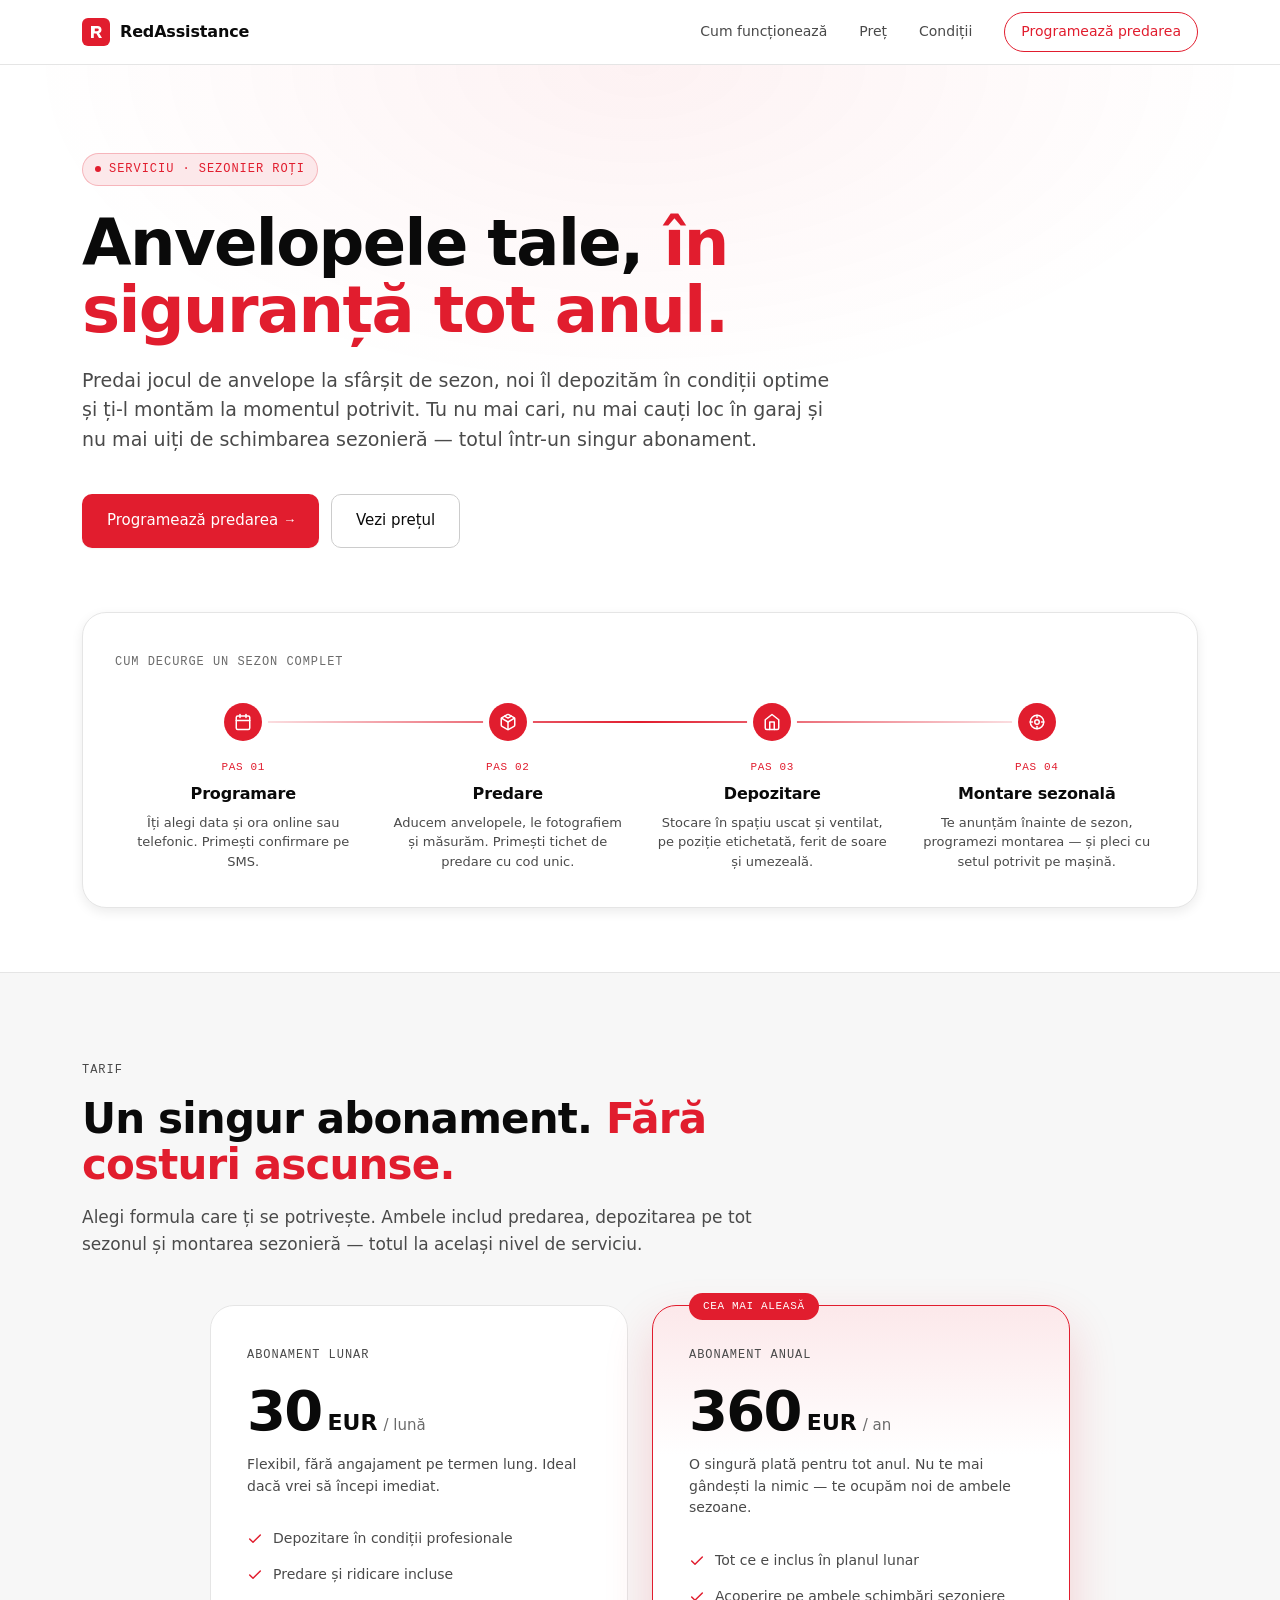
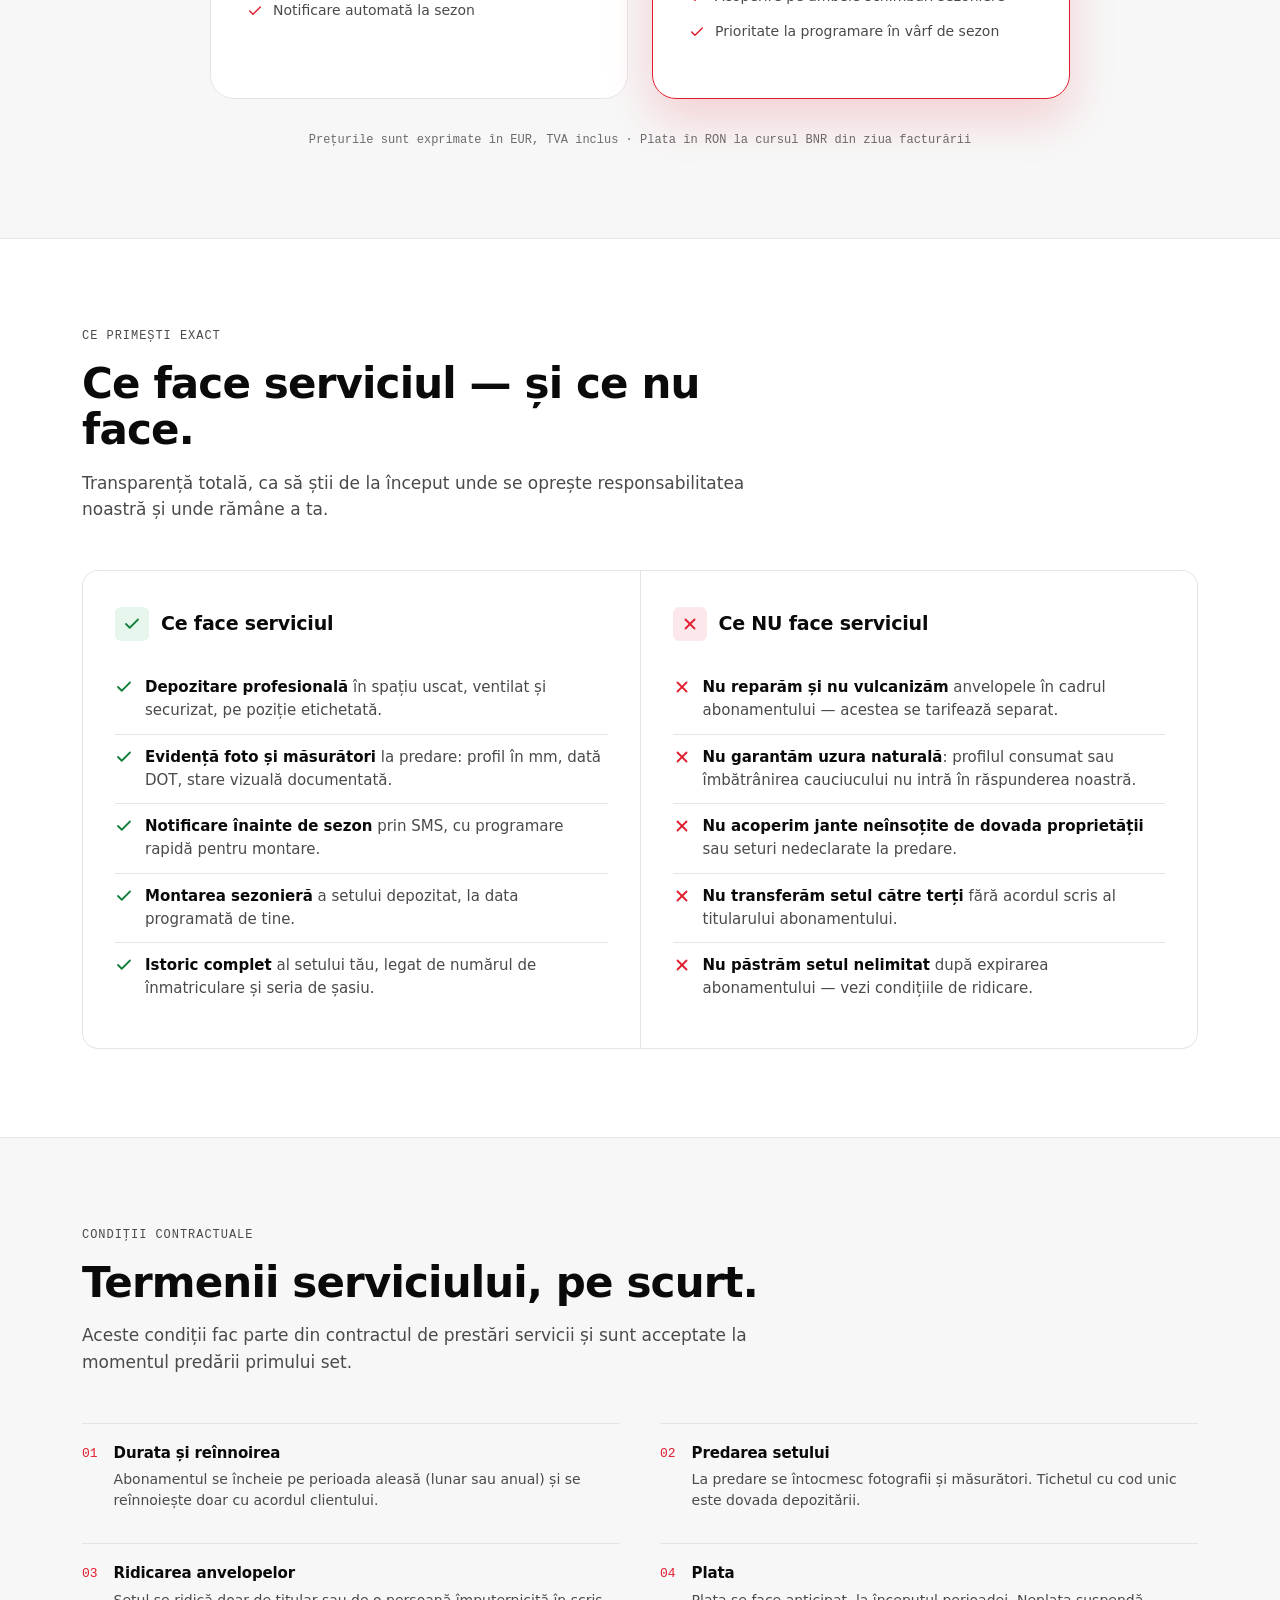
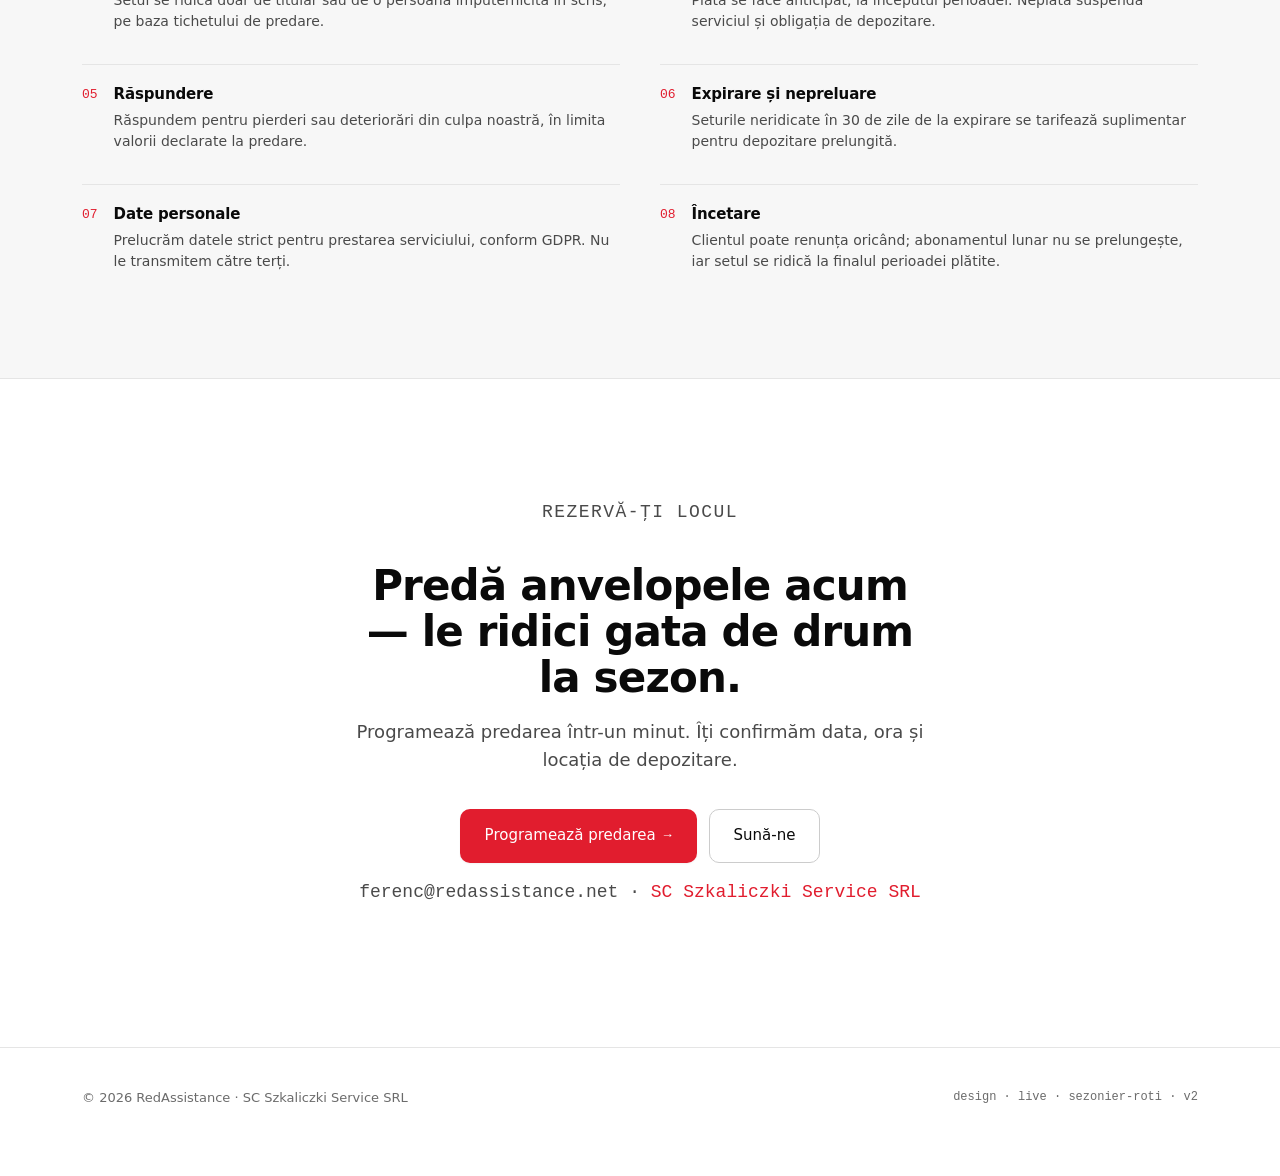
<file: live/sezonier-roti-v2/index.html>
<!DOCTYPE html>
<html lang="ro">
<head>
<meta charset="UTF-8">
<meta name="viewport" content="width=device-width, initial-scale=1.0">
<title>Serviciu Sezonier Roți — RedAssistance</title>
<meta name="description" content="Depozitare profesională a anvelopelor între sezoane: predare, stocare în condiții optime și montare sezonală. 30 EUR/lună sau 360 EUR/an.">
<meta name="theme-color" content="#E11D2E">
<meta property="og:type" content="website">
<meta property="og:title" content="Serviciu Sezonier Roți — RedAssistance">
<meta property="og:description" content="Anvelopele tale, în siguranță tot anul. Predare, depozitare și montare sezonală — un singur abonament. 30 EUR/lună · 360 EUR/an.">
<meta property="og:url" content="https://boschservice12-png.github.io/redassistance-designs/live/sezonier-roti-v2/">
<meta property="og:locale" content="ro_RO">
<meta name="twitter:card" content="summary_large_image">
<style>
:root{
  --ra-red:#E11D2E;--ra-red-dark:#B91626;--ra-red-soft:#FCE8EA;
  --ra-ink:#0A0A0A;--ra-ink-muted:#4A4A4A;--ra-ink-light:#6B6B6B;
  --ra-bg:#FFFFFF;--ra-bg-soft:#F7F7F7;
  --ra-border:#E5E5E5;--ra-border-strong:#CCCCCC;
  --ra-green:#15803D;--ra-green-soft:#E7F6EC;
  --ra-font-sans:'Geist',ui-sans-serif,system-ui,-apple-system,'Segoe UI',Roboto,Helvetica,Arial,sans-serif;
  --ra-font-mono:'Geist Mono',ui-monospace,'SF Mono',Menlo,Monaco,Consolas,monospace;
  --ra-radius-sm:6px;--ra-radius-md:10px;--ra-radius-lg:16px;--ra-radius-xl:24px;
  --ra-shadow-sm:0 1px 2px rgba(0,0,0,.05);--ra-shadow-md:0 4px 12px rgba(0,0,0,.08);
  --ra-shadow-lg:0 20px 48px rgba(225,29,46,.18);
  --ra-max-width:1180px;
}
*,*::before,*::after{box-sizing:border-box}
html,body{margin:0;padding:0}
body{font-family:var(--ra-font-sans);color:var(--ra-ink);background:var(--ra-bg);line-height:1.55;-webkit-font-smoothing:antialiased;-moz-osx-font-smoothing:grayscale}
a{color:inherit;text-decoration:none}
img,svg{display:block;max-width:100%}
.container{max-width:var(--ra-max-width);margin:0 auto;padding:0 32px}

/* HEADER */
.ra-header{position:sticky;top:0;z-index:50;background:rgba(255,255,255,.92);backdrop-filter:saturate(180%) blur(12px);-webkit-backdrop-filter:saturate(180%) blur(12px);border-bottom:1px solid var(--ra-border)}
.ra-header-inner{display:flex;align-items:center;justify-content:space-between;height:64px}
.ra-logo{display:flex;align-items:center;gap:10px;font-weight:600;font-size:16px;letter-spacing:-.01em}
.ra-logo-mark{width:28px;height:28px}
.ra-nav{display:flex;gap:32px;font-size:14px;color:var(--ra-ink-muted);align-items:center}
.ra-nav a:hover{color:var(--ra-ink)}
.ra-nav-cta{padding:8px 16px;border:1px solid var(--ra-red);color:var(--ra-red);border-radius:999px;font-weight:500}
.ra-nav-cta:hover{background:var(--ra-red);color:#fff}

/* HERO */
.ra-hero{padding:88px 0 64px;background:radial-gradient(ellipse 80% 60% at 50% 0%,rgba(225,29,46,.06),transparent 60%),var(--ra-bg)}
.ra-eyebrow{display:inline-flex;align-items:center;gap:8px;font-family:var(--ra-font-mono);font-size:12px;letter-spacing:.08em;text-transform:uppercase;color:var(--ra-red);padding:6px 12px;border:1px solid rgba(225,29,46,.25);border-radius:999px;background:var(--ra-red-soft);margin-bottom:24px}
.ra-eyebrow::before{content:"";width:6px;height:6px;border-radius:50%;background:var(--ra-red)}
.ra-h1{font-size:clamp(38px,6vw,64px);font-weight:600;letter-spacing:-.025em;line-height:1.05;max-width:16ch;margin:0 0 22px}
.ra-h1 .accent{color:var(--ra-red)}
.ra-lead{font-size:19px;color:var(--ra-ink-muted);max-width:62ch;margin:0 0 40px}
.ra-cta-row{display:flex;gap:12px;flex-wrap:wrap}
.ra-btn{display:inline-flex;align-items:center;gap:8px;padding:14px 24px;font-family:var(--ra-font-sans);font-size:15px;font-weight:500;border-radius:var(--ra-radius-md);border:1px solid transparent;cursor:pointer;transition:transform .12s,box-shadow .12s,background .12s}
.ra-btn-primary{background:var(--ra-red);color:#fff;box-shadow:var(--ra-shadow-sm)}
.ra-btn-primary:hover{background:var(--ra-red-dark);transform:translateY(-1px);box-shadow:var(--ra-shadow-md)}
.ra-btn-secondary{background:transparent;color:var(--ra-ink);border-color:var(--ra-border-strong)}
.ra-btn-secondary:hover{border-color:var(--ra-ink);background:var(--ra-bg-soft)}
.ra-btn-arrow{font-family:var(--ra-font-mono);font-size:13px}

/* HERO TIMELINE */
.ra-timeline{margin-top:64px;border:1px solid var(--ra-border);border-radius:var(--ra-radius-xl);background:var(--ra-bg);box-shadow:var(--ra-shadow-md);padding:40px 32px 36px;position:relative;overflow:hidden}
.ra-timeline-label{font-family:var(--ra-font-mono);font-size:12px;letter-spacing:.08em;text-transform:uppercase;color:var(--ra-ink-light);margin:0 0 32px}
.ra-timeline-track{display:grid;grid-template-columns:repeat(4,1fr);gap:8px;position:relative}
.ra-timeline-track::before{content:"";position:absolute;top:18px;left:12.5%;right:12.5%;height:2px;background:linear-gradient(90deg,var(--ra-red-soft),var(--ra-red),var(--ra-red-soft))}
.ra-tl-node{position:relative;text-align:center;padding:0 8px}
.ra-tl-dot{width:38px;height:38px;border-radius:50%;background:var(--ra-red);color:#fff;display:flex;align-items:center;justify-content:center;margin:0 auto 18px;position:relative;z-index:2;box-shadow:0 0 0 6px var(--ra-bg)}
.ra-tl-dot svg{width:18px;height:18px}
.ra-tl-step{font-family:var(--ra-font-mono);font-size:11px;letter-spacing:.06em;color:var(--ra-red);margin:0 0 6px}
.ra-tl-title{font-size:16px;font-weight:600;letter-spacing:-.01em;margin:0 0 6px}
.ra-tl-desc{font-size:13px;color:var(--ra-ink-muted);margin:0;line-height:1.5}

/* SECTIONS */
.ra-section{padding:88px 0;border-top:1px solid var(--ra-border)}
.ra-section-soft{background:var(--ra-bg-soft)}
.ra-section-head{max-width:720px;margin:0 0 48px}
.ra-kicker{font-family:var(--ra-font-mono);font-size:12px;letter-spacing:.08em;text-transform:uppercase;color:var(--ra-ink-muted);margin:0 0 16px}
.ra-h2{font-size:clamp(28px,4vw,42px);font-weight:600;letter-spacing:-.02em;line-height:1.1;margin:0 0 16px}
.ra-h2 .accent{color:var(--ra-red)}
.ra-section-lead{font-size:17px;color:var(--ra-ink-muted);margin:0}

/* PRICE BLOCK */
.ra-pricing{display:grid;grid-template-columns:1fr 1fr;gap:24px;max-width:860px;margin:0 auto}
.ra-price-card{position:relative;background:var(--ra-bg);border:1px solid var(--ra-border);border-radius:var(--ra-radius-xl);padding:40px 36px;transition:transform .15s,box-shadow .15s,border-color .15s}
.ra-price-card:hover{transform:translateY(-3px);box-shadow:var(--ra-shadow-md)}
.ra-price-card.featured{border:1.5px solid var(--ra-red);background:linear-gradient(180deg,var(--ra-red-soft) 0%,var(--ra-bg) 38%);box-shadow:var(--ra-shadow-lg)}
.ra-price-badge{position:absolute;top:-13px;left:36px;background:var(--ra-red);color:#fff;font-family:var(--ra-font-mono);font-size:11px;letter-spacing:.06em;text-transform:uppercase;padding:5px 14px;border-radius:999px}
.ra-price-plan{font-family:var(--ra-font-mono);font-size:12px;letter-spacing:.08em;text-transform:uppercase;color:var(--ra-ink-muted);margin:0 0 18px}
.ra-price-amount{display:flex;align-items:baseline;gap:6px;margin:0 0 4px}
.ra-price-num{font-size:56px;font-weight:600;letter-spacing:-.03em;line-height:1}
.ra-price-cur{font-size:22px;font-weight:600;color:var(--ra-ink)}
.ra-price-per{font-size:15px;color:var(--ra-ink-light)}
.ra-price-note{font-size:14px;color:var(--ra-ink-muted);margin:14px 0 24px;min-height:42px}
.ra-price-list{list-style:none;padding:0;margin:0 0 8px}
.ra-price-list li{display:flex;align-items:flex-start;gap:10px;font-size:14px;color:var(--ra-ink-muted);padding:7px 0}
.ra-price-list li svg{flex-shrink:0;width:16px;height:16px;color:var(--ra-red);margin-top:3px}
.ra-price-foot{font-family:var(--ra-font-mono);font-size:12px;color:var(--ra-ink-light);text-align:center;margin:32px 0 0}

/* DO / DON'T COLUMNS */
.ra-doublecol{display:grid;grid-template-columns:1fr 1fr;gap:1px;background:var(--ra-border);border:1px solid var(--ra-border);border-radius:var(--ra-radius-lg);overflow:hidden}
.ra-col{background:var(--ra-bg);padding:36px 32px}
.ra-col-head{display:flex;align-items:center;gap:12px;margin:0 0 24px}
.ra-col-badge{width:34px;height:34px;border-radius:var(--ra-radius-sm);display:flex;align-items:center;justify-content:center;flex-shrink:0}
.ra-col-badge.yes{background:var(--ra-green-soft);color:var(--ra-green)}
.ra-col-badge.no{background:var(--ra-red-soft);color:var(--ra-red)}
.ra-col-badge svg{width:18px;height:18px}
.ra-col h3{font-size:19px;font-weight:600;letter-spacing:-.01em;margin:0}
.ra-checklist{list-style:none;padding:0;margin:0}
.ra-checklist li{display:flex;align-items:flex-start;gap:12px;font-size:15px;color:var(--ra-ink-muted);padding:11px 0;border-top:1px solid var(--ra-border)}
.ra-checklist li:first-child{border-top:none}
.ra-checklist li svg{flex-shrink:0;width:18px;height:18px;margin-top:2px}
.ra-checklist.yes li svg{color:var(--ra-green)}
.ra-checklist.no li svg{color:var(--ra-red)}
.ra-checklist li strong{color:var(--ra-ink);font-weight:600}

/* CONDIȚII */
.ra-conditions{display:grid;grid-template-columns:repeat(2,1fr);gap:14px 40px;counter-reset:cond}
.ra-cond{display:flex;gap:16px;padding:18px 0;border-top:1px solid var(--ra-border)}
.ra-cond::before{counter-increment:cond;content:counter(cond,decimal-leading-zero);font-family:var(--ra-font-mono);font-size:13px;color:var(--ra-red);flex-shrink:0;padding-top:2px}
.ra-cond-body h4{font-size:15px;font-weight:600;letter-spacing:-.01em;margin:0 0 4px}
.ra-cond-body p{font-size:14px;color:var(--ra-ink-muted);margin:0;line-height:1.5}

/* CTA FINAL */
.ra-cta-final{text-align:center;padding:104px 0;border-top:1px solid var(--ra-border)}
.ra-cta-final .ra-h2{max-width:20ch;margin-left:auto;margin-right:auto}
.ra-cta-final p{font-size:18px;color:var(--ra-ink-muted);max-width:52ch;margin:16px auto 36px}
.ra-contact-line{font-family:var(--ra-font-mono);font-size:13px;color:var(--ra-ink-light);margin-top:28px}
.ra-contact-line span{color:var(--ra-red)}

/* FOOTER */
.ra-footer{border-top:1px solid var(--ra-border);padding:40px 0;font-size:13px;color:var(--ra-ink-light)}
.ra-footer-inner{display:flex;justify-content:space-between;align-items:center;flex-wrap:wrap;gap:16px}
.ra-footer-meta{font-family:var(--ra-font-mono);font-size:12px}

/* ENTRANCE ANIMATION */
@keyframes ra-rise{from{opacity:0;transform:translateY(14px)}to{opacity:1;transform:translateY(0)}}
.ra-anim{opacity:0;animation:ra-rise .7s cubic-bezier(.2,.7,.2,1) forwards}
.ra-d1{animation-delay:.05s}.ra-d2{animation-delay:.15s}.ra-d3{animation-delay:.25s}.ra-d4{animation-delay:.35s}.ra-d5{animation-delay:.45s}
@media(prefers-reduced-motion:reduce){.ra-anim{animation:none;opacity:1}}

/* RESPONSIVE */
@media(max-width:920px){
  .container{padding:0 24px}
  .ra-hero{padding:56px 0 48px}
  .ra-section{padding:64px 0}
  .ra-nav{display:none}
  .ra-timeline-track{grid-template-columns:repeat(2,1fr);gap:32px 8px}
  .ra-timeline-track::before{display:none}
  .ra-conditions{grid-template-columns:1fr;gap:0}
}
@media(max-width:560px){
  .container{padding:0 20px}
  .ra-hero{padding:44px 0 36px}
  .ra-section{padding:52px 0}
  .ra-h1{font-size:34px}
  .ra-lead{font-size:16px}
  .ra-timeline{padding:32px 20px 28px}
  .ra-timeline-track{grid-template-columns:1fr;gap:8px}
  .ra-tl-node{display:flex;text-align:left;gap:16px;padding:14px 0;border-top:1px solid var(--ra-border)}
  .ra-tl-node:first-child{border-top:none}
  .ra-tl-dot{margin:0;flex-shrink:0}
  .ra-pricing{grid-template-columns:1fr}
  .ra-doublecol{grid-template-columns:1fr}
  .ra-cta-row{flex-direction:column}
  .ra-btn{width:100%;justify-content:center}
  .ra-cta-final{padding:72px 0}
}

/* PRINT — A4 */
@page{size:A4;margin:14mm}
@media print{
  *{-webkit-print-color-adjust:exact!important;print-color-adjust:exact!important}
  html,body{background:#fff}
  .ra-header{position:static;border-bottom:1px solid #ccc;backdrop-filter:none;-webkit-backdrop-filter:none}
  .ra-nav,.ra-cta-row,.ra-btn{display:none!important}
  .ra-anim{animation:none!important;opacity:1!important;transform:none!important}
  .container{max-width:100%;padding:0}
  .ra-hero{padding:18px 0 12px;background:#fff}
  .ra-section{padding:22px 0;border-top:1px solid #ddd;break-inside:avoid}
  .ra-section-soft{background:#fff}
  .ra-h1{font-size:30px;max-width:none}
  .ra-lead{font-size:14px;margin-bottom:18px}
  .ra-timeline{margin-top:18px;box-shadow:none;border:1px solid #ccc;break-inside:avoid;padding:22px}
  .ra-pricing,.ra-doublecol,.ra-conditions{break-inside:avoid}
  .ra-price-card{box-shadow:none!important;transform:none!important;break-inside:avoid}
  .ra-price-card.featured{border:1.5px solid var(--ra-red)}
  .ra-cta-final{padding:30px 0;break-inside:avoid}
  .ra-price-num{font-size:44px}
  a[href^="mailto:"]::after,a[href^="tel:"]::after{content:""}
}
</style>
</head>
<body>

<header class="ra-header">
  <div class="container ra-header-inner">
    <a href="#" class="ra-logo">
      <svg class="ra-logo-mark" viewBox="0 0 28 28" xmlns="http://www.w3.org/2000/svg" aria-hidden="true">
        <rect width="28" height="28" rx="6" fill="#E11D2E"/>
        <path d="M9 8h6.5c2.5 0 4 1.5 4 3.7 0 1.7-1 2.9-2.5 3.4l3 4.9H17l-2.6-4.5h-2.6V20H9V8zm3.8 5.2h2.4c1 0 1.6-.5 1.6-1.4 0-.9-.6-1.4-1.6-1.4h-2.4v2.8z" fill="white"/>
      </svg>
      <span>RedAssistance</span>
    </a>
    <nav class="ra-nav">
      <a href="#flux">Cum funcționează</a>
      <a href="#pret">Preț</a>
      <a href="#conditii">Condiții</a>
      <a href="#contact" class="ra-nav-cta">Programează predarea</a>
    </nav>
  </div>
</header>

<main>
  <!-- HERO + TIMELINE -->
  <section class="ra-hero">
    <div class="container">
      <span class="ra-eyebrow ra-anim ra-d1">Serviciu · Sezonier Roți</span>
      <h1 class="ra-h1 ra-anim ra-d2">Anvelopele tale, <span class="accent">în siguranță tot anul.</span></h1>
      <p class="ra-lead ra-anim ra-d3">Predai jocul de anvelope la sfârșit de sezon, noi îl depozităm în condiții optime și ți-l montăm la momentul potrivit. Tu nu mai cari, nu mai cauți loc în garaj și nu mai uiți de schimbarea sezonieră — totul într-un singur abonament.</p>
      <div class="ra-cta-row ra-anim ra-d4">
        <a href="#contact" class="ra-btn ra-btn-primary">Programează predarea <span class="ra-btn-arrow">→</span></a>
        <a href="#pret" class="ra-btn ra-btn-secondary">Vezi prețul</a>
      </div>

      <div class="ra-timeline ra-anim ra-d5">
        <p class="ra-timeline-label">Cum decurge un sezon complet</p>
        <div class="ra-timeline-track">
          <div class="ra-tl-node">
            <div class="ra-tl-dot"><svg viewBox="0 0 24 24" fill="none" stroke="currentColor" stroke-width="2" stroke-linecap="round" stroke-linejoin="round"><rect x="3" y="4" width="18" height="18" rx="2"/><line x1="16" y1="2" x2="16" y2="6"/><line x1="8" y1="2" x2="8" y2="6"/><line x1="3" y1="10" x2="21" y2="10"/></svg></div>
            <p class="ra-tl-step">PAS 01</p>
            <div>
              <p class="ra-tl-title">Programare</p>
              <p class="ra-tl-desc">Îți alegi data și ora online sau telefonic. Primești confirmare pe SMS.</p>
            </div>
          </div>
          <div class="ra-tl-node">
            <div class="ra-tl-dot"><svg viewBox="0 0 24 24" fill="none" stroke="currentColor" stroke-width="2" stroke-linecap="round" stroke-linejoin="round"><path d="M21 16V8a2 2 0 0 0-1-1.73l-7-4a2 2 0 0 0-2 0l-7 4A2 2 0 0 0 3 8v8a2 2 0 0 0 1 1.73l7 4a2 2 0 0 0 2 0l7-4A2 2 0 0 0 21 16z"/><polyline points="7.5 4.21 12 6.81 16.5 4.21"/><polyline points="3.27 6.96 12 12.01 20.73 6.96"/><line x1="12" y1="22.08" x2="12" y2="12"/></svg></div>
            <p class="ra-tl-step">PAS 02</p>
            <div>
              <p class="ra-tl-title">Predare</p>
              <p class="ra-tl-desc">Aducem anvelopele, le fotografiem și măsurăm. Primești tichet de predare cu cod unic.</p>
            </div>
          </div>
          <div class="ra-tl-node">
            <div class="ra-tl-dot"><svg viewBox="0 0 24 24" fill="none" stroke="currentColor" stroke-width="2" stroke-linecap="round" stroke-linejoin="round"><path d="M3 9l9-7 9 7v11a2 2 0 0 1-2 2H5a2 2 0 0 1-2-2z"/><polyline points="9 22 9 12 15 12 15 22"/></svg></div>
            <p class="ra-tl-step">PAS 03</p>
            <div>
              <p class="ra-tl-title">Depozitare</p>
              <p class="ra-tl-desc">Stocare în spațiu uscat și ventilat, pe poziție etichetată, ferit de soare și umezeală.</p>
            </div>
          </div>
          <div class="ra-tl-node">
            <div class="ra-tl-dot"><svg viewBox="0 0 24 24" fill="none" stroke="currentColor" stroke-width="2" stroke-linecap="round" stroke-linejoin="round"><circle cx="12" cy="12" r="9"/><circle cx="12" cy="12" r="3"/><line x1="12" y1="3" x2="12" y2="6"/><line x1="12" y1="18" x2="12" y2="21"/><line x1="3" y1="12" x2="6" y2="12"/><line x1="18" y1="12" x2="21" y2="12"/></svg></div>
            <p class="ra-tl-step">PAS 04</p>
            <div>
              <p class="ra-tl-title">Montare sezonală</p>
              <p class="ra-tl-desc">Te anunțăm înainte de sezon, programezi montarea — și pleci cu setul potrivit pe mașină.</p>
            </div>
          </div>
        </div>
      </div>
    </div>
  </section>

  <!-- PRICE BLOCK -->
  <section class="ra-section ra-section-soft" id="pret">
    <div class="container">
      <div class="ra-section-head">
        <p class="ra-kicker">Tarif</p>
        <h2 class="ra-h2">Un singur abonament. <span class="accent">Fără costuri ascunse.</span></h2>
        <p class="ra-section-lead">Alegi formula care ți se potrivește. Ambele includ predarea, depozitarea pe tot sezonul și montarea sezonieră — totul la același nivel de serviciu.</p>
      </div>
      <div class="ra-pricing">
        <div class="ra-price-card">
          <p class="ra-price-plan">Abonament lunar</p>
          <div class="ra-price-amount">
            <span class="ra-price-num">30</span>
            <span class="ra-price-cur">EUR</span>
            <span class="ra-price-per">/ lună</span>
          </div>
          <p class="ra-price-note">Flexibil, fără angajament pe termen lung. Ideal dacă vrei să începi imediat.</p>
          <ul class="ra-price-list">
            <li><svg viewBox="0 0 24 24" fill="none" stroke="currentColor" stroke-width="2.2" stroke-linecap="round" stroke-linejoin="round"><polyline points="20 6 9 17 4 12"/></svg>Depozitare în condiții profesionale</li>
            <li><svg viewBox="0 0 24 24" fill="none" stroke="currentColor" stroke-width="2.2" stroke-linecap="round" stroke-linejoin="round"><polyline points="20 6 9 17 4 12"/></svg>Predare și ridicare incluse</li>
            <li><svg viewBox="0 0 24 24" fill="none" stroke="currentColor" stroke-width="2.2" stroke-linecap="round" stroke-linejoin="round"><polyline points="20 6 9 17 4 12"/></svg>Notificare automată la sezon</li>
          </ul>
        </div>
        <div class="ra-price-card featured">
          <span class="ra-price-badge">Cea mai aleasă</span>
          <p class="ra-price-plan">Abonament anual</p>
          <div class="ra-price-amount">
            <span class="ra-price-num">360</span>
            <span class="ra-price-cur">EUR</span>
            <span class="ra-price-per">/ an</span>
          </div>
          <p class="ra-price-note">O singură plată pentru tot anul. Nu te mai gândești la nimic — te ocupăm noi de ambele sezoane.</p>
          <ul class="ra-price-list">
            <li><svg viewBox="0 0 24 24" fill="none" stroke="currentColor" stroke-width="2.2" stroke-linecap="round" stroke-linejoin="round"><polyline points="20 6 9 17 4 12"/></svg>Tot ce e inclus în planul lunar</li>
            <li><svg viewBox="0 0 24 24" fill="none" stroke="currentColor" stroke-width="2.2" stroke-linecap="round" stroke-linejoin="round"><polyline points="20 6 9 17 4 12"/></svg>Acoperire pe ambele schimbări sezoniere</li>
            <li><svg viewBox="0 0 24 24" fill="none" stroke="currentColor" stroke-width="2.2" stroke-linecap="round" stroke-linejoin="round"><polyline points="20 6 9 17 4 12"/></svg>Prioritate la programare în vârf de sezon</li>
          </ul>
        </div>
      </div>
      <p class="ra-price-foot">Prețurile sunt exprimate în EUR, TVA inclus · Plata în RON la cursul BNR din ziua facturării</p>
    </div>
  </section>

  <!-- DO / DON'T -->
  <section class="ra-section" id="flux">
    <div class="container">
      <div class="ra-section-head">
        <p class="ra-kicker">Ce primești exact</p>
        <h2 class="ra-h2">Ce face serviciul — și ce nu face.</h2>
        <p class="ra-section-lead">Transparență totală, ca să știi de la început unde se oprește responsabilitatea noastră și unde rămâne a ta.</p>
      </div>
      <div class="ra-doublecol">
        <div class="ra-col">
          <div class="ra-col-head">
            <span class="ra-col-badge yes"><svg viewBox="0 0 24 24" fill="none" stroke="currentColor" stroke-width="2.4" stroke-linecap="round" stroke-linejoin="round"><polyline points="20 6 9 17 4 12"/></svg></span>
            <h3>Ce face serviciul</h3>
          </div>
          <ul class="ra-checklist yes">
            <li><svg viewBox="0 0 24 24" fill="none" stroke="currentColor" stroke-width="2.4" stroke-linecap="round" stroke-linejoin="round"><polyline points="20 6 9 17 4 12"/></svg><span><strong>Depozitare profesională</strong> în spațiu uscat, ventilat și securizat, pe poziție etichetată.</span></li>
            <li><svg viewBox="0 0 24 24" fill="none" stroke="currentColor" stroke-width="2.4" stroke-linecap="round" stroke-linejoin="round"><polyline points="20 6 9 17 4 12"/></svg><span><strong>Evidență foto și măsurători</strong> la predare: profil în mm, dată DOT, stare vizuală documentată.</span></li>
            <li><svg viewBox="0 0 24 24" fill="none" stroke="currentColor" stroke-width="2.4" stroke-linecap="round" stroke-linejoin="round"><polyline points="20 6 9 17 4 12"/></svg><span><strong>Notificare înainte de sezon</strong> prin SMS, cu programare rapidă pentru montare.</span></li>
            <li><svg viewBox="0 0 24 24" fill="none" stroke="currentColor" stroke-width="2.4" stroke-linecap="round" stroke-linejoin="round"><polyline points="20 6 9 17 4 12"/></svg><span><strong>Montarea sezonieră</strong> a setului depozitat, la data programată de tine.</span></li>
            <li><svg viewBox="0 0 24 24" fill="none" stroke="currentColor" stroke-width="2.4" stroke-linecap="round" stroke-linejoin="round"><polyline points="20 6 9 17 4 12"/></svg><span><strong>Istoric complet</strong> al setului tău, legat de numărul de înmatriculare și seria de șasiu.</span></li>
          </ul>
        </div>
        <div class="ra-col">
          <div class="ra-col-head">
            <span class="ra-col-badge no"><svg viewBox="0 0 24 24" fill="none" stroke="currentColor" stroke-width="2.4" stroke-linecap="round" stroke-linejoin="round"><line x1="18" y1="6" x2="6" y2="18"/><line x1="6" y1="6" x2="18" y2="18"/></svg></span>
            <h3>Ce NU face serviciul</h3>
          </div>
          <ul class="ra-checklist no">
            <li><svg viewBox="0 0 24 24" fill="none" stroke="currentColor" stroke-width="2.4" stroke-linecap="round" stroke-linejoin="round"><line x1="18" y1="6" x2="6" y2="18"/><line x1="6" y1="6" x2="18" y2="18"/></svg><span><strong>Nu reparăm și nu vulcanizăm</strong> anvelopele în cadrul abonamentului — acestea se tarifează separat.</span></li>
            <li><svg viewBox="0 0 24 24" fill="none" stroke="currentColor" stroke-width="2.4" stroke-linecap="round" stroke-linejoin="round"><line x1="18" y1="6" x2="6" y2="18"/><line x1="6" y1="6" x2="18" y2="18"/></svg><span><strong>Nu garantăm uzura naturală</strong>: profilul consumat sau îmbătrânirea cauciucului nu intră în răspunderea noastră.</span></li>
            <li><svg viewBox="0 0 24 24" fill="none" stroke="currentColor" stroke-width="2.4" stroke-linecap="round" stroke-linejoin="round"><line x1="18" y1="6" x2="6" y2="18"/><line x1="6" y1="6" x2="18" y2="18"/></svg><span><strong>Nu acoperim jante neînsoțite de dovada proprietății</strong> sau seturi nedeclarate la predare.</span></li>
            <li><svg viewBox="0 0 24 24" fill="none" stroke="currentColor" stroke-width="2.4" stroke-linecap="round" stroke-linejoin="round"><line x1="18" y1="6" x2="6" y2="18"/><line x1="6" y1="6" x2="18" y2="18"/></svg><span><strong>Nu transferăm setul către terți</strong> fără acordul scris al titularului abonamentului.</span></li>
            <li><svg viewBox="0 0 24 24" fill="none" stroke="currentColor" stroke-width="2.4" stroke-linecap="round" stroke-linejoin="round"><line x1="18" y1="6" x2="6" y2="18"/><line x1="6" y1="6" x2="18" y2="18"/></svg><span><strong>Nu păstrăm setul nelimitat</strong> după expirarea abonamentului — vezi condițiile de ridicare.</span></li>
          </ul>
        </div>
      </div>
    </div>
  </section>

  <!-- CONDIȚII -->
  <section class="ra-section ra-section-soft" id="conditii">
    <div class="container">
      <div class="ra-section-head">
        <p class="ra-kicker">Condiții contractuale</p>
        <h2 class="ra-h2">Termenii serviciului, pe scurt.</h2>
        <p class="ra-section-lead">Aceste condiții fac parte din contractul de prestări servicii și sunt acceptate la momentul predării primului set.</p>
      </div>
      <div class="ra-conditions">
        <div class="ra-cond"><div class="ra-cond-body"><h4>Durata și reînnoirea</h4><p>Abonamentul se încheie pe perioada aleasă (lunar sau anual) și se reînnoiește doar cu acordul clientului.</p></div></div>
        <div class="ra-cond"><div class="ra-cond-body"><h4>Predarea setului</h4><p>La predare se întocmesc fotografii și măsurători. Tichetul cu cod unic este dovada depozitării.</p></div></div>
        <div class="ra-cond"><div class="ra-cond-body"><h4>Ridicarea anvelopelor</h4><p>Setul se ridică doar de titular sau de o persoană împuternicită în scris, pe baza tichetului de predare.</p></div></div>
        <div class="ra-cond"><div class="ra-cond-body"><h4>Plata</h4><p>Plata se face anticipat, la începutul perioadei. Neplata suspendă serviciul și obligația de depozitare.</p></div></div>
        <div class="ra-cond"><div class="ra-cond-body"><h4>Răspundere</h4><p>Răspundem pentru pierderi sau deteriorări din culpa noastră, în limita valorii declarate la predare.</p></div></div>
        <div class="ra-cond"><div class="ra-cond-body"><h4>Expirare și nepreluare</h4><p>Seturile neridicate în 30 de zile de la expirare se tarifează suplimentar pentru depozitare prelungită.</p></div></div>
        <div class="ra-cond"><div class="ra-cond-body"><h4>Date personale</h4><p>Prelucrăm datele strict pentru prestarea serviciului, conform GDPR. Nu le transmitem către terți.</p></div></div>
        <div class="ra-cond"><div class="ra-cond-body"><h4>Încetare</h4><p>Clientul poate renunța oricând; abonamentul lunar nu se prelungește, iar setul se ridică la finalul perioadei plătite.</p></div></div>
      </div>
    </div>
  </section>

  <!-- CTA FINAL -->
  <section class="ra-cta-final" id="contact">
    <div class="container">
      <p class="ra-kicker">Rezervă-ți locul</p>
      <h2 class="ra-h2">Predă anvelopele acum — le ridici gata de drum la sezon.</h2>
      <p>Programează predarea într-un minut. Îți confirmăm data, ora și locația de depozitare.</p>
      <div class="ra-cta-row" style="justify-content:center;">
        <a href="mailto:ferenc@redassistance.net?subject=Programare%20Serviciu%20Sezonier%20Roti" class="ra-btn ra-btn-primary">Programează predarea <span class="ra-btn-arrow">→</span></a>
        <a href="tel:+40000000000" class="ra-btn ra-btn-secondary">Sună-ne</a>
      </div>
      <p class="ra-contact-line">ferenc@redassistance.net · <span>SC Szkaliczki Service SRL</span></p>
    </div>
  </section>
</main>

<footer class="ra-footer">
  <div class="container ra-footer-inner">
    <div>© 2026 RedAssistance · SC Szkaliczki Service SRL</div>
    <div class="ra-footer-meta">design · live · sezonier-roti · v2</div>
  </div>
</footer>

</body>
</html>
</file>
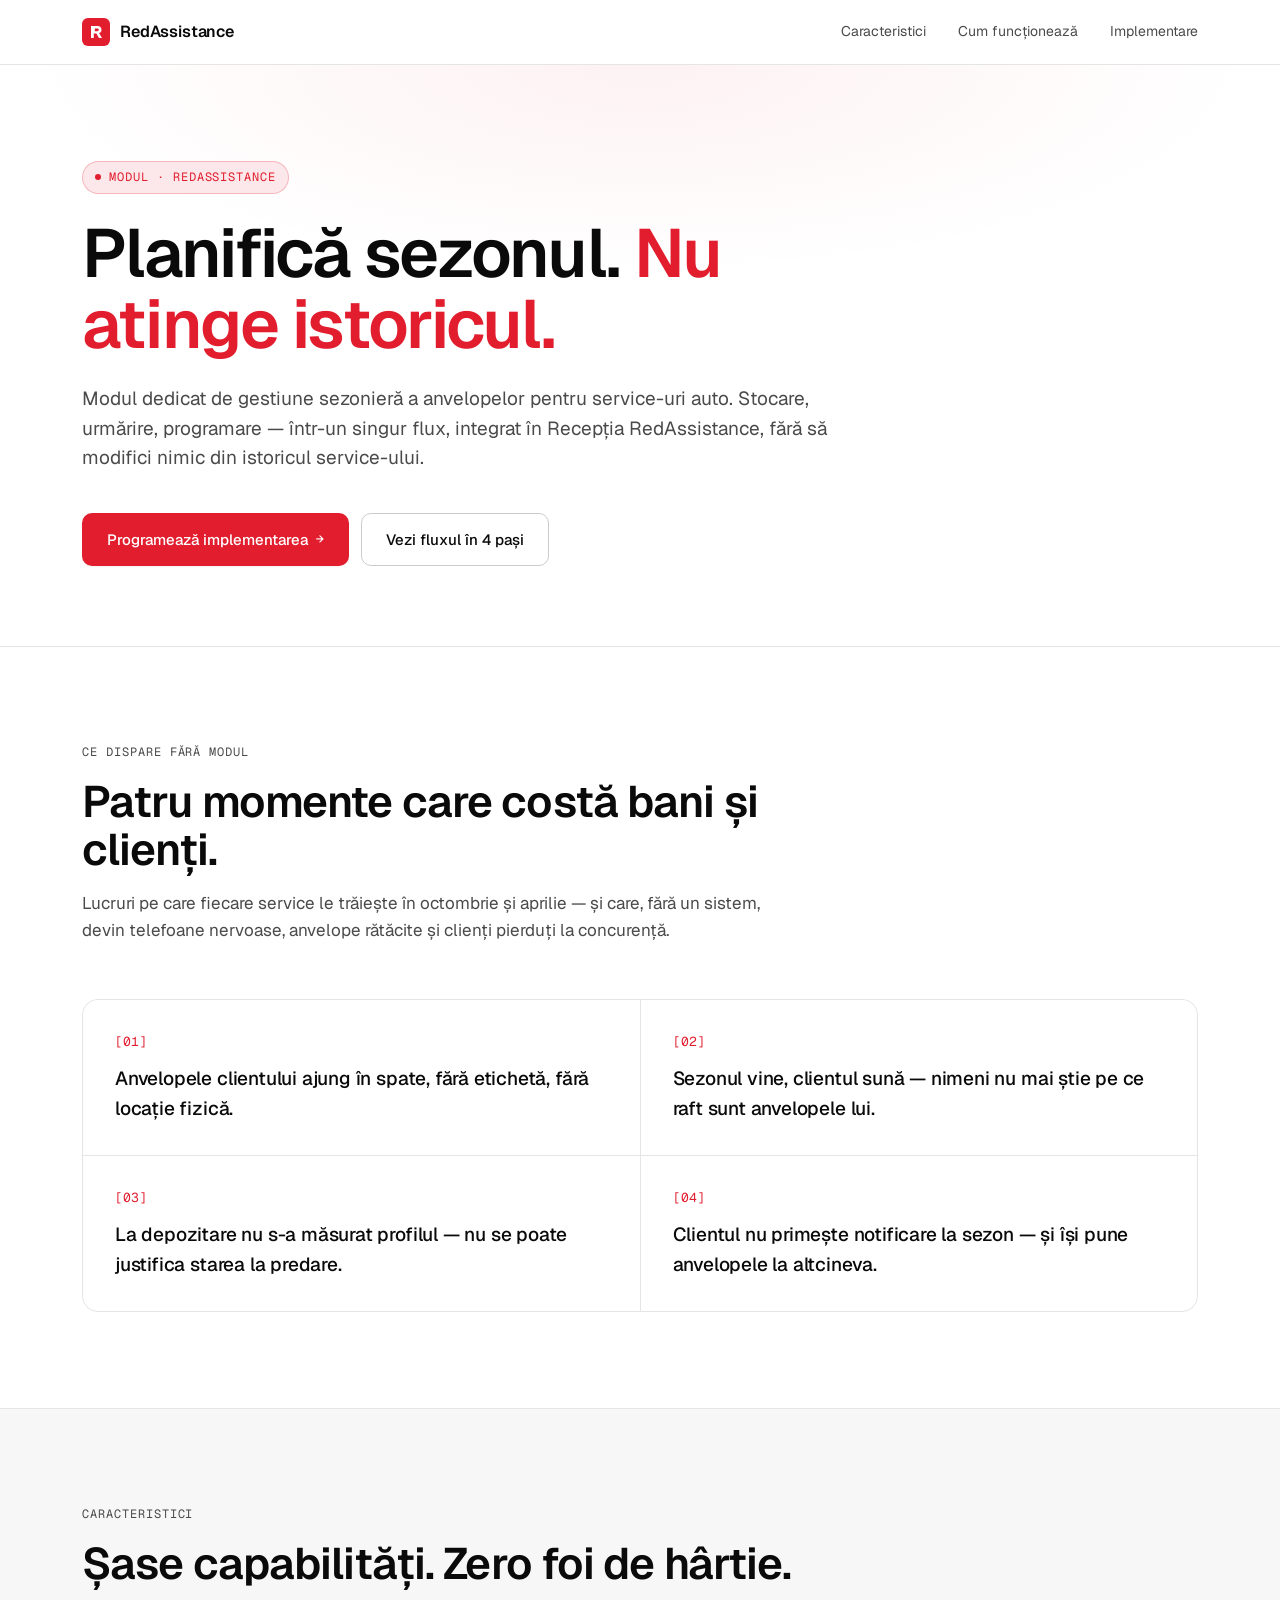
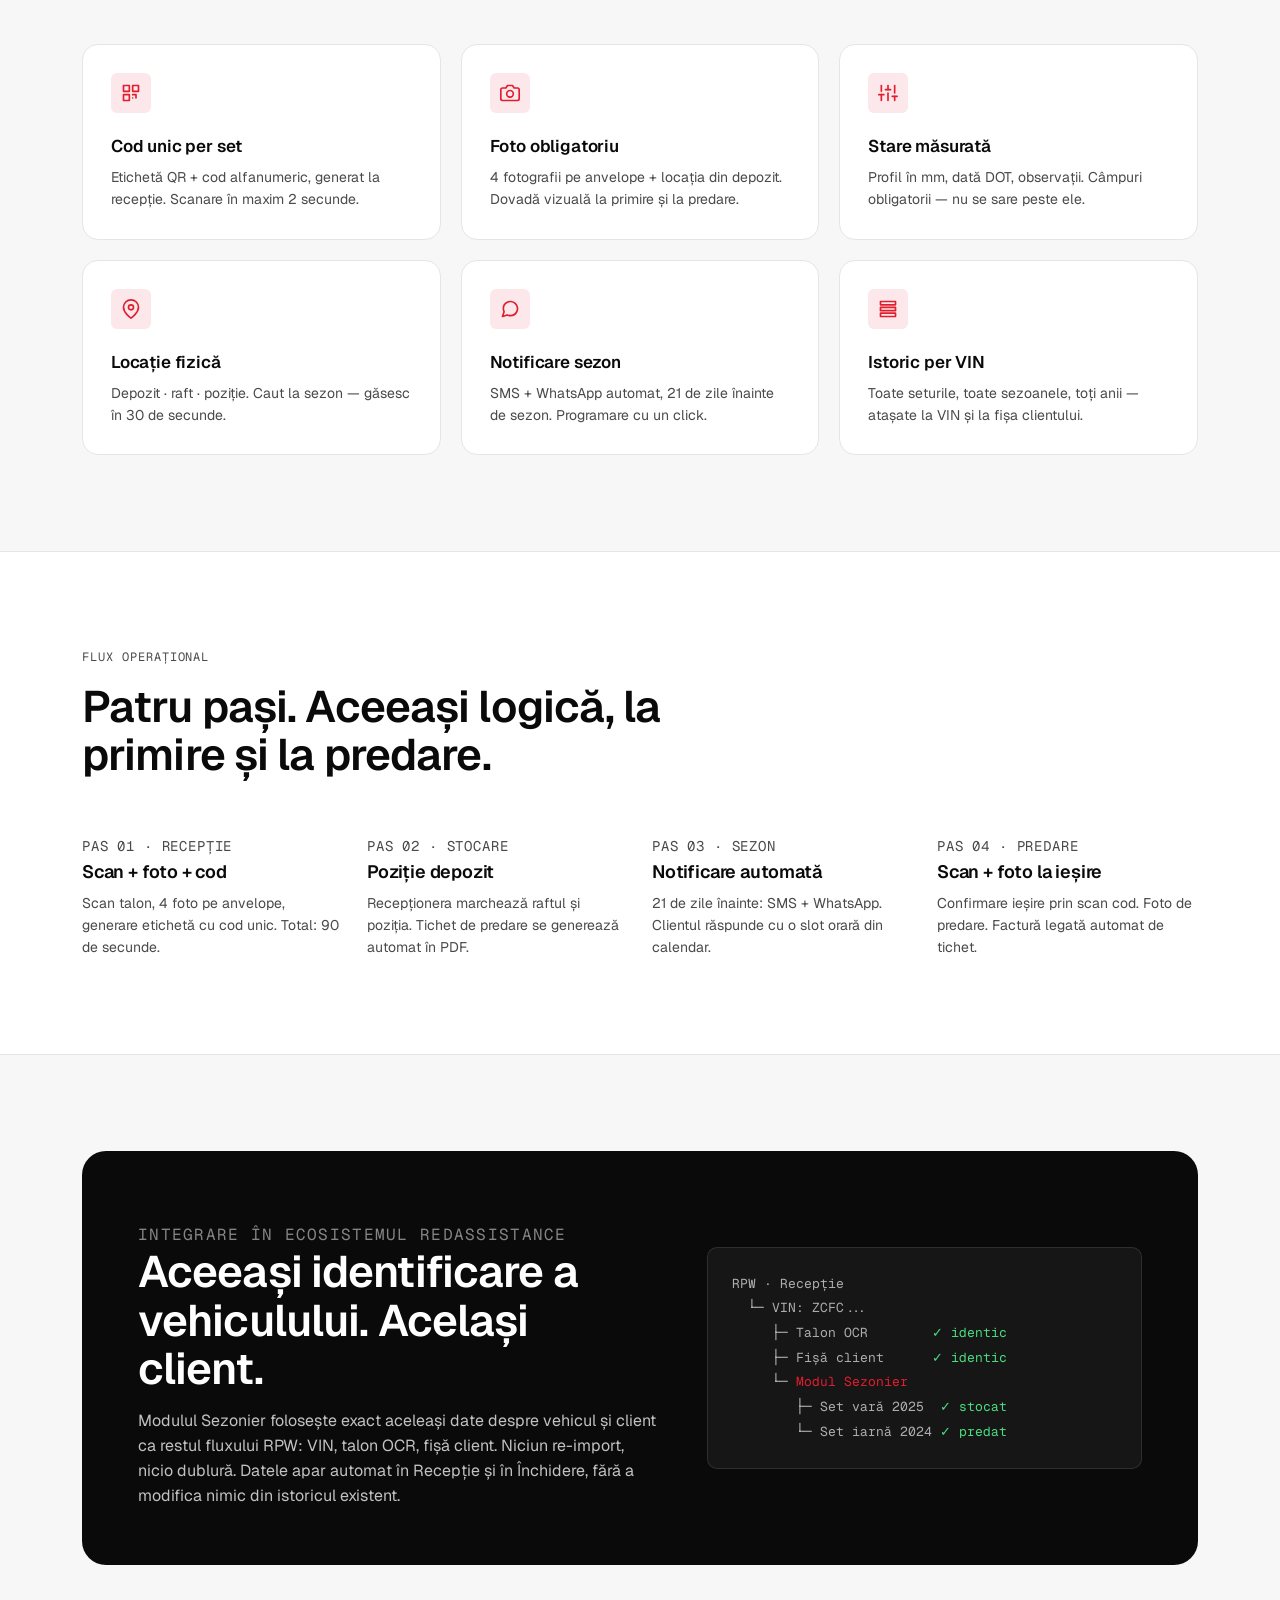
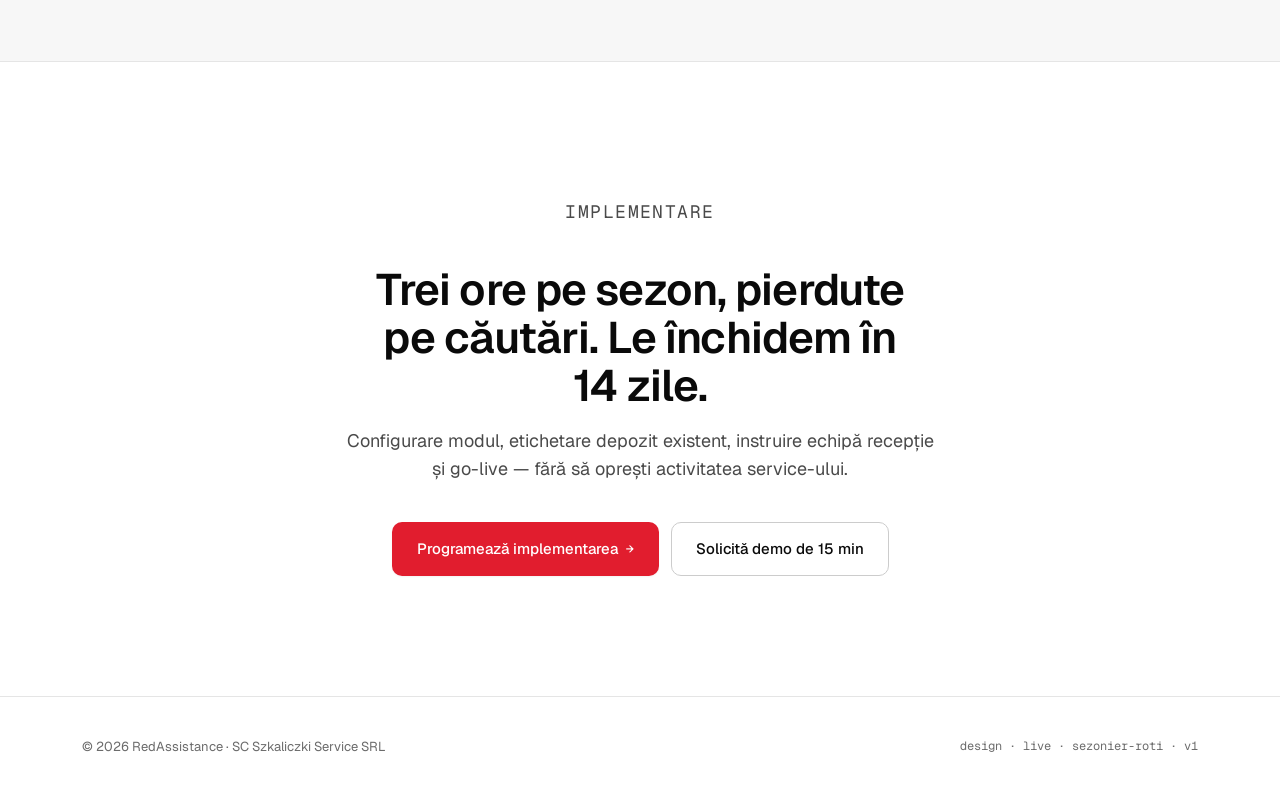
<file: live/sezonier-roti/index.html>
<!DOCTYPE html>
<html lang="ro">
<head>
<meta charset="UTF-8">
<meta name="viewport" content="width=device-width, initial-scale=1.0">
<title>Modul Sezonier Roți — RedAssistance</title>
<meta name="description" content="Modul de gestiune sezonieră a anvelopelor pentru service-uri auto. Stocare, urmărire, programare — într-un singur flux, fără să atingi istoricul service-ului.">
<meta name="theme-color" content="#E11D2E">
<meta property="og:type" content="website">
<meta property="og:title" content="Modul Sezonier Roți — RedAssistance">
<meta property="og:description" content="Stocare, urmărire, programare anvelope sezoniere — într-un singur flux. 14 zile până la go-live.">
<meta property="og:url" content="https://boschservice12-png.github.io/redassistance-designs/live/sezonier-roti/">
<meta property="og:locale" content="ro_RO">
<meta name="twitter:card" content="summary_large_image">
<link rel="preconnect" href="https://fonts.googleapis.com">
<link rel="preconnect" href="https://fonts.gstatic.com" crossorigin>
<link href="https://fonts.googleapis.com/css2?family=Geist:wght@400;500;600;700&family=Geist+Mono:wght@400;500&display=swap" rel="stylesheet">
<style>
:root{
  --ra-red:#E11D2E;--ra-red-dark:#B91626;--ra-red-soft:#FCE8EA;
  --ra-ink:#0A0A0A;--ra-ink-muted:#4A4A4A;--ra-ink-light:#6B6B6B;
  --ra-bg:#FFFFFF;--ra-bg-soft:#F7F7F7;
  --ra-border:#E5E5E5;--ra-border-strong:#CCCCCC;
  --ra-font-sans:'Geist',system-ui,-apple-system,'Segoe UI',Roboto,sans-serif;
  --ra-font-mono:'Geist Mono',ui-monospace,'SF Mono',Monaco,monospace;
  --ra-radius-sm:6px;--ra-radius-md:10px;--ra-radius-lg:16px;--ra-radius-xl:24px;
  --ra-shadow-sm:0 1px 2px rgba(0,0,0,.05);--ra-shadow-md:0 4px 12px rgba(0,0,0,.08);
  --ra-max-width:1180px;
}
*,*::before,*::after{box-sizing:border-box}
html,body{margin:0;padding:0}
body{font-family:var(--ra-font-sans);color:var(--ra-ink);background:var(--ra-bg);line-height:1.55;-webkit-font-smoothing:antialiased;-moz-osx-font-smoothing:grayscale}
a{color:inherit;text-decoration:none}
img,svg{display:block;max-width:100%}
.container{max-width:var(--ra-max-width);margin:0 auto;padding:0 32px}
.ra-header{position:sticky;top:0;z-index:50;background:rgba(255,255,255,.92);backdrop-filter:saturate(180%) blur(12px);-webkit-backdrop-filter:saturate(180%) blur(12px);border-bottom:1px solid var(--ra-border)}
.ra-header-inner{display:flex;align-items:center;justify-content:space-between;height:64px}
.ra-logo{display:flex;align-items:center;gap:10px;font-weight:600;font-size:16px;letter-spacing:-.01em}
.ra-logo-mark{width:28px;height:28px}
.ra-nav{display:flex;gap:32px;font-size:14px;color:var(--ra-ink-muted)}
.ra-nav a:hover{color:var(--ra-ink)}
.ra-hero{padding:96px 0 80px;background:radial-gradient(ellipse 80% 60% at 50% 0%,rgba(225,29,46,.06),transparent 60%),var(--ra-bg)}
.ra-eyebrow{display:inline-flex;align-items:center;gap:8px;font-family:var(--ra-font-mono);font-size:12px;letter-spacing:.08em;text-transform:uppercase;color:var(--ra-red);padding:6px 12px;border:1px solid rgba(225,29,46,.25);border-radius:999px;background:var(--ra-red-soft);margin-bottom:24px}
.ra-eyebrow::before{content:"";width:6px;height:6px;border-radius:50%;background:var(--ra-red)}
.ra-h1{font-size:clamp(40px,6vw,68px);font-weight:600;letter-spacing:-.025em;line-height:1.05;max-width:14ch;margin:0 0 24px}
.ra-h1 .accent{color:var(--ra-red)}
.ra-lead{font-size:19px;color:var(--ra-ink-muted);max-width:60ch;margin:0 0 40px}
.ra-cta-row{display:flex;gap:12px;flex-wrap:wrap}
.ra-btn{display:inline-flex;align-items:center;gap:8px;padding:14px 24px;font-family:var(--ra-font-sans);font-size:15px;font-weight:500;border-radius:var(--ra-radius-md);border:1px solid transparent;cursor:pointer;transition:transform .12s,box-shadow .12s,background .12s}
.ra-btn-primary{background:var(--ra-red);color:#fff;box-shadow:var(--ra-shadow-sm)}
.ra-btn-primary:hover{background:var(--ra-red-dark);transform:translateY(-1px);box-shadow:var(--ra-shadow-md)}
.ra-btn-secondary{background:transparent;color:var(--ra-ink);border-color:var(--ra-border-strong)}
.ra-btn-secondary:hover{border-color:var(--ra-ink);background:var(--ra-bg-soft)}
.ra-btn-arrow{font-family:var(--ra-font-mono);font-size:13px}
.ra-section{padding:96px 0;border-top:1px solid var(--ra-border)}
.ra-section-soft{background:var(--ra-bg-soft)}
.ra-section-head{max-width:720px;margin:0 0 56px}
.ra-kicker{font-family:var(--ra-font-mono);font-size:12px;letter-spacing:.08em;text-transform:uppercase;color:var(--ra-ink-muted);margin:0 0 16px}
.ra-h2{font-size:clamp(28px,4vw,44px);font-weight:600;letter-spacing:-.02em;line-height:1.1;margin:0 0 16px}
.ra-section-lead{font-size:17px;color:var(--ra-ink-muted);margin:0}
.ra-problems{display:grid;grid-template-columns:repeat(2,1fr);gap:1px;background:var(--ra-border);border:1px solid var(--ra-border);border-radius:var(--ra-radius-lg);overflow:hidden}
.ra-problem{background:var(--ra-bg);padding:32px}
.ra-problem-q{font-family:var(--ra-font-mono);font-size:13px;color:var(--ra-red);margin:0 0 12px}
.ra-problem-t{font-size:19px;font-weight:500;letter-spacing:-.01em;margin:0}
.ra-features{display:grid;grid-template-columns:repeat(3,1fr);gap:20px}
.ra-feature{background:var(--ra-bg);border:1px solid var(--ra-border);border-radius:var(--ra-radius-lg);padding:28px;transition:border-color .15s,transform .15s}
.ra-feature:hover{border-color:var(--ra-red);transform:translateY(-2px)}
.ra-feature-icon{width:40px;height:40px;border-radius:var(--ra-radius-sm);background:var(--ra-red-soft);color:var(--ra-red);display:flex;align-items:center;justify-content:center;margin-bottom:20px}
.ra-feature h3{font-size:17px;font-weight:600;letter-spacing:-.01em;margin:0 0 8px}
.ra-feature p{font-size:14px;color:var(--ra-ink-muted);margin:0}
.ra-steps{display:grid;grid-template-columns:repeat(4,1fr);gap:24px}
.ra-step-num{font-family:var(--ra-font-mono);font-size:12px;color:var(--ra-red);margin:0 0 16px;letter-spacing:.06em}
.ra-step h3{font-size:18px;font-weight:600;letter-spacing:-.01em;margin:0 0 8px}
.ra-step p{font-size:14px;color:var(--ra-ink-muted);margin:0}
.ra-callout{background:var(--ra-ink);color:#fff;border-radius:var(--ra-radius-xl);padding:56px;display:grid;grid-template-columns:1.2fr 1fr;gap:48px;align-items:center}
.ra-callout .ra-kicker{color:rgba(255,255,255,.5)}
.ra-callout .ra-h2{color:#fff}
.ra-callout p{color:rgba(255,255,255,.75);font-size:16px;margin:16px 0 0}
.ra-callout-visual{font-family:var(--ra-font-mono);font-size:13px;color:rgba(255,255,255,.65);background:rgba(255,255,255,.05);border:1px solid rgba(255,255,255,.1);border-radius:var(--ra-radius-md);padding:24px;line-height:1.9;margin:0;white-space:pre;overflow-x:auto}
.ra-callout-visual .ok{color:#4ADE80}
.ra-callout-visual .ref{color:var(--ra-red)}
.ra-cta-final{text-align:center;padding:120px 0;border-top:1px solid var(--ra-border)}
.ra-cta-final .ra-h2{max-width:18ch;margin-left:auto;margin-right:auto}
.ra-cta-final p{font-size:18px;color:var(--ra-ink-muted);max-width:50ch;margin:16px auto 40px}
.ra-footer{border-top:1px solid var(--ra-border);padding:40px 0;font-size:13px;color:var(--ra-ink-light)}
.ra-footer-inner{display:flex;justify-content:space-between;align-items:center;flex-wrap:wrap;gap:16px}
.ra-footer-meta{font-family:var(--ra-font-mono);font-size:12px}
@media(max-width:920px){
  .container{padding:0 24px}
  .ra-hero{padding:64px 0 56px}
  .ra-section{padding:72px 0}
  .ra-features{grid-template-columns:repeat(2,1fr)}
  .ra-steps{grid-template-columns:repeat(2,1fr)}
  .ra-callout{grid-template-columns:1fr;padding:40px}
  .ra-nav{display:none}
}
@media(max-width:560px){
  .container{padding:0 20px}
  .ra-hero{padding:48px 0 40px}
  .ra-section{padding:56px 0}
  .ra-h1{font-size:36px}
  .ra-lead{font-size:16px}
  .ra-problems{grid-template-columns:1fr}
  .ra-features{grid-template-columns:1fr}
  .ra-steps{grid-template-columns:1fr}
  .ra-callout{padding:32px 24px}
  .ra-cta-final{padding:80px 0}
  .ra-cta-row{flex-direction:column}
  .ra-btn{width:100%;justify-content:center}
}
</style>
</head>
<body>

<header class="ra-header">
  <div class="container ra-header-inner">
    <a href="#" class="ra-logo">
      <svg class="ra-logo-mark" viewBox="0 0 28 28" xmlns="http://www.w3.org/2000/svg" aria-hidden="true">
        <rect width="28" height="28" rx="6" fill="#E11D2E"/>
        <path d="M9 8h6.5c2.5 0 4 1.5 4 3.7 0 1.7-1 2.9-2.5 3.4l3 4.9H17l-2.6-4.5h-2.6V20H9V8zm3.8 5.2h2.4c1 0 1.6-.5 1.6-1.4 0-.9-.6-1.4-1.6-1.4h-2.4v2.8z" fill="white"/>
      </svg>
      <span>RedAssistance</span>
    </a>
    <nav class="ra-nav">
      <a href="#caracteristici">Caracteristici</a>
      <a href="#flux">Cum funcționează</a>
      <a href="#implementare">Implementare</a>
    </nav>
  </div>
</header>

<main>
  <section class="ra-hero">
    <div class="container">
      <span class="ra-eyebrow">Modul · RedAssistance</span>
      <h1 class="ra-h1">Planifică sezonul. <span class="accent">Nu atinge istoricul.</span></h1>
      <p class="ra-lead">Modul dedicat de gestiune sezonieră a anvelopelor pentru service-uri auto. Stocare, urmărire, programare — într-un singur flux, integrat în Recepția RedAssistance, fără să modifici nimic din istoricul service-ului.</p>
      <div class="ra-cta-row">
        <a href="#implementare" class="ra-btn ra-btn-primary">Programează implementarea <span class="ra-btn-arrow">→</span></a>
        <a href="#flux" class="ra-btn ra-btn-secondary">Vezi fluxul în 4 pași</a>
      </div>
    </div>
  </section>

  <section class="ra-section">
    <div class="container">
      <div class="ra-section-head">
        <p class="ra-kicker">Ce dispare fără modul</p>
        <h2 class="ra-h2">Patru momente care costă bani și clienți.</h2>
        <p class="ra-section-lead">Lucruri pe care fiecare service le trăiește în octombrie și aprilie — și care, fără un sistem, devin telefoane nervoase, anvelope rătăcite și clienți pierduți la concurență.</p>
      </div>
      <div class="ra-problems">
        <div class="ra-problem"><p class="ra-problem-q">[01]</p><p class="ra-problem-t">Anvelopele clientului ajung în spate, fără etichetă, fără locație fizică.</p></div>
        <div class="ra-problem"><p class="ra-problem-q">[02]</p><p class="ra-problem-t">Sezonul vine, clientul sună — nimeni nu mai știe pe ce raft sunt anvelopele lui.</p></div>
        <div class="ra-problem"><p class="ra-problem-q">[03]</p><p class="ra-problem-t">La depozitare nu s-a măsurat profilul — nu se poate justifica starea la predare.</p></div>
        <div class="ra-problem"><p class="ra-problem-q">[04]</p><p class="ra-problem-t">Clientul nu primește notificare la sezon — și își pune anvelopele la altcineva.</p></div>
      </div>
    </div>
  </section>

  <section class="ra-section ra-section-soft" id="caracteristici">
    <div class="container">
      <div class="ra-section-head">
        <p class="ra-kicker">Caracteristici</p>
        <h2 class="ra-h2">Șase capabilități. Zero foi de hârtie.</h2>
      </div>
      <div class="ra-features">
        <div class="ra-feature">
          <div class="ra-feature-icon"><svg width="20" height="20" viewBox="0 0 24 24" fill="none" stroke="currentColor" stroke-width="2" stroke-linecap="round" stroke-linejoin="round"><rect x="3" y="3" width="7" height="7"/><rect x="14" y="3" width="7" height="7"/><rect x="3" y="14" width="7" height="7"/><path d="M14 14h4v4M18 18h.01M14 18h.01M18 14h.01"/></svg></div>
          <h3>Cod unic per set</h3>
          <p>Etichetă QR + cod alfanumeric, generat la recepție. Scanare în maxim 2 secunde.</p>
        </div>
        <div class="ra-feature">
          <div class="ra-feature-icon"><svg width="20" height="20" viewBox="0 0 24 24" fill="none" stroke="currentColor" stroke-width="2" stroke-linecap="round" stroke-linejoin="round"><path d="M23 19a2 2 0 0 1-2 2H3a2 2 0 0 1-2-2V8a2 2 0 0 1 2-2h4l2-3h6l2 3h4a2 2 0 0 1 2 2z"/><circle cx="12" cy="13" r="4"/></svg></div>
          <h3>Foto obligatoriu</h3>
          <p>4 fotografii pe anvelope + locația din depozit. Dovadă vizuală la primire și la predare.</p>
        </div>
        <div class="ra-feature">
          <div class="ra-feature-icon"><svg width="20" height="20" viewBox="0 0 24 24" fill="none" stroke="currentColor" stroke-width="2" stroke-linecap="round" stroke-linejoin="round"><line x1="4" y1="21" x2="4" y2="14"/><line x1="4" y1="10" x2="4" y2="3"/><line x1="12" y1="21" x2="12" y2="12"/><line x1="12" y1="8" x2="12" y2="3"/><line x1="20" y1="21" x2="20" y2="16"/><line x1="20" y1="12" x2="20" y2="3"/><line x1="1" y1="14" x2="7" y2="14"/><line x1="9" y1="8" x2="15" y2="8"/><line x1="17" y1="16" x2="23" y2="16"/></svg></div>
          <h3>Stare măsurată</h3>
          <p>Profil în mm, dată DOT, observații. Câmpuri obligatorii — nu se sare peste ele.</p>
        </div>
        <div class="ra-feature">
          <div class="ra-feature-icon"><svg width="20" height="20" viewBox="0 0 24 24" fill="none" stroke="currentColor" stroke-width="2" stroke-linecap="round" stroke-linejoin="round"><path d="M21 10c0 7-9 13-9 13s-9-6-9-13a9 9 0 0 1 18 0z"/><circle cx="12" cy="10" r="3"/></svg></div>
          <h3>Locație fizică</h3>
          <p>Depozit · raft · poziție. Caut la sezon — găsesc în 30 de secunde.</p>
        </div>
        <div class="ra-feature">
          <div class="ra-feature-icon"><svg width="20" height="20" viewBox="0 0 24 24" fill="none" stroke="currentColor" stroke-width="2" stroke-linecap="round" stroke-linejoin="round"><path d="M21 11.5a8.38 8.38 0 0 1-.9 3.8 8.5 8.5 0 0 1-7.6 4.7 8.38 8.38 0 0 1-3.8-.9L3 21l1.9-5.7a8.38 8.38 0 0 1-.9-3.8 8.5 8.5 0 0 1 4.7-7.6 8.38 8.38 0 0 1 3.8-.9h.5a8.48 8.48 0 0 1 8 8v.5z"/></svg></div>
          <h3>Notificare sezon</h3>
          <p>SMS + WhatsApp automat, 21 de zile înainte de sezon. Programare cu un click.</p>
        </div>
        <div class="ra-feature">
          <div class="ra-feature-icon"><svg width="20" height="20" viewBox="0 0 24 24" fill="none" stroke="currentColor" stroke-width="2" stroke-linecap="round" stroke-linejoin="round"><path d="M3 3h18v4H3zM3 10h18v4H3zM3 17h18v4H3z"/></svg></div>
          <h3>Istoric per VIN</h3>
          <p>Toate seturile, toate sezoanele, toți anii — atașate la VIN și la fișa clientului.</p>
        </div>
      </div>
    </div>
  </section>

  <section class="ra-section" id="flux">
    <div class="container">
      <div class="ra-section-head">
        <p class="ra-kicker">Flux operațional</p>
        <h2 class="ra-h2">Patru pași. Aceeași logică, la primire și la predare.</h2>
      </div>
      <div class="ra-steps">
        <div class="ra-step"><p class="ra-step-num">PAS 01 · RECEPȚIE</p><h3>Scan + foto + cod</h3><p>Scan talon, 4 foto pe anvelope, generare etichetă cu cod unic. Total: 90 de secunde.</p></div>
        <div class="ra-step"><p class="ra-step-num">PAS 02 · STOCARE</p><h3>Poziție depozit</h3><p>Recepționera marchează raftul și poziția. Tichet de predare se generează automat în PDF.</p></div>
        <div class="ra-step"><p class="ra-step-num">PAS 03 · SEZON</p><h3>Notificare automată</h3><p>21 de zile înainte: SMS + WhatsApp. Clientul răspunde cu o slot orară din calendar.</p></div>
        <div class="ra-step"><p class="ra-step-num">PAS 04 · PREDARE</p><h3>Scan + foto la ieșire</h3><p>Confirmare ieșire prin scan cod. Foto de predare. Factură legată automat de tichet.</p></div>
      </div>
    </div>
  </section>

  <section class="ra-section ra-section-soft">
    <div class="container">
      <div class="ra-callout">
        <div>
          <p class="ra-kicker">Integrare în ecosistemul RedAssistance</p>
          <h2 class="ra-h2">Aceeași identificare a vehiculului. Același client.</h2>
          <p>Modulul Sezonier folosește exact aceleași date despre vehicul și client ca restul fluxului RPW: VIN, talon OCR, fișă client. Niciun re-import, nicio dublură. Datele apar automat în Recepție și în Închidere, fără a modifica nimic din istoricul existent.</p>
        </div>
        <pre class="ra-callout-visual">RPW · Recepție
  └─ VIN: ZCFC...
     ├─ Talon OCR        <span class="ok">✓ identic</span>
     ├─ Fișă client      <span class="ok">✓ identic</span>
     └─ <span class="ref">Modul Sezonier</span>
        ├─ Set vară 2025  <span class="ok">✓ stocat</span>
        └─ Set iarnă 2024 <span class="ok">✓ predat</span></pre>
      </div>
    </div>
  </section>

  <section class="ra-cta-final" id="implementare">
    <div class="container">
      <p class="ra-kicker">Implementare</p>
      <h2 class="ra-h2">Trei ore pe sezon, pierdute pe căutări. Le închidem în 14 zile.</h2>
      <p>Configurare modul, etichetare depozit existent, instruire echipă recepție și go-live — fără să oprești activitatea service-ului.</p>
      <div class="ra-cta-row" style="justify-content:center;">
        <a href="mailto:ferenc@redassistance.net?subject=Implementare%20Modul%20Sezonier%20Roti" class="ra-btn ra-btn-primary">Programează implementarea <span class="ra-btn-arrow">→</span></a>
        <a href="#" class="ra-btn ra-btn-secondary">Solicită demo de 15 min</a>
      </div>
    </div>
  </section>
</main>

<footer class="ra-footer">
  <div class="container ra-footer-inner">
    <div>© 2026 RedAssistance · SC Szkaliczki Service SRL</div>
    <div class="ra-footer-meta">design · live · sezonier-roti · v1</div>
  </div>
</footer>

</body>
</html>
</file>
